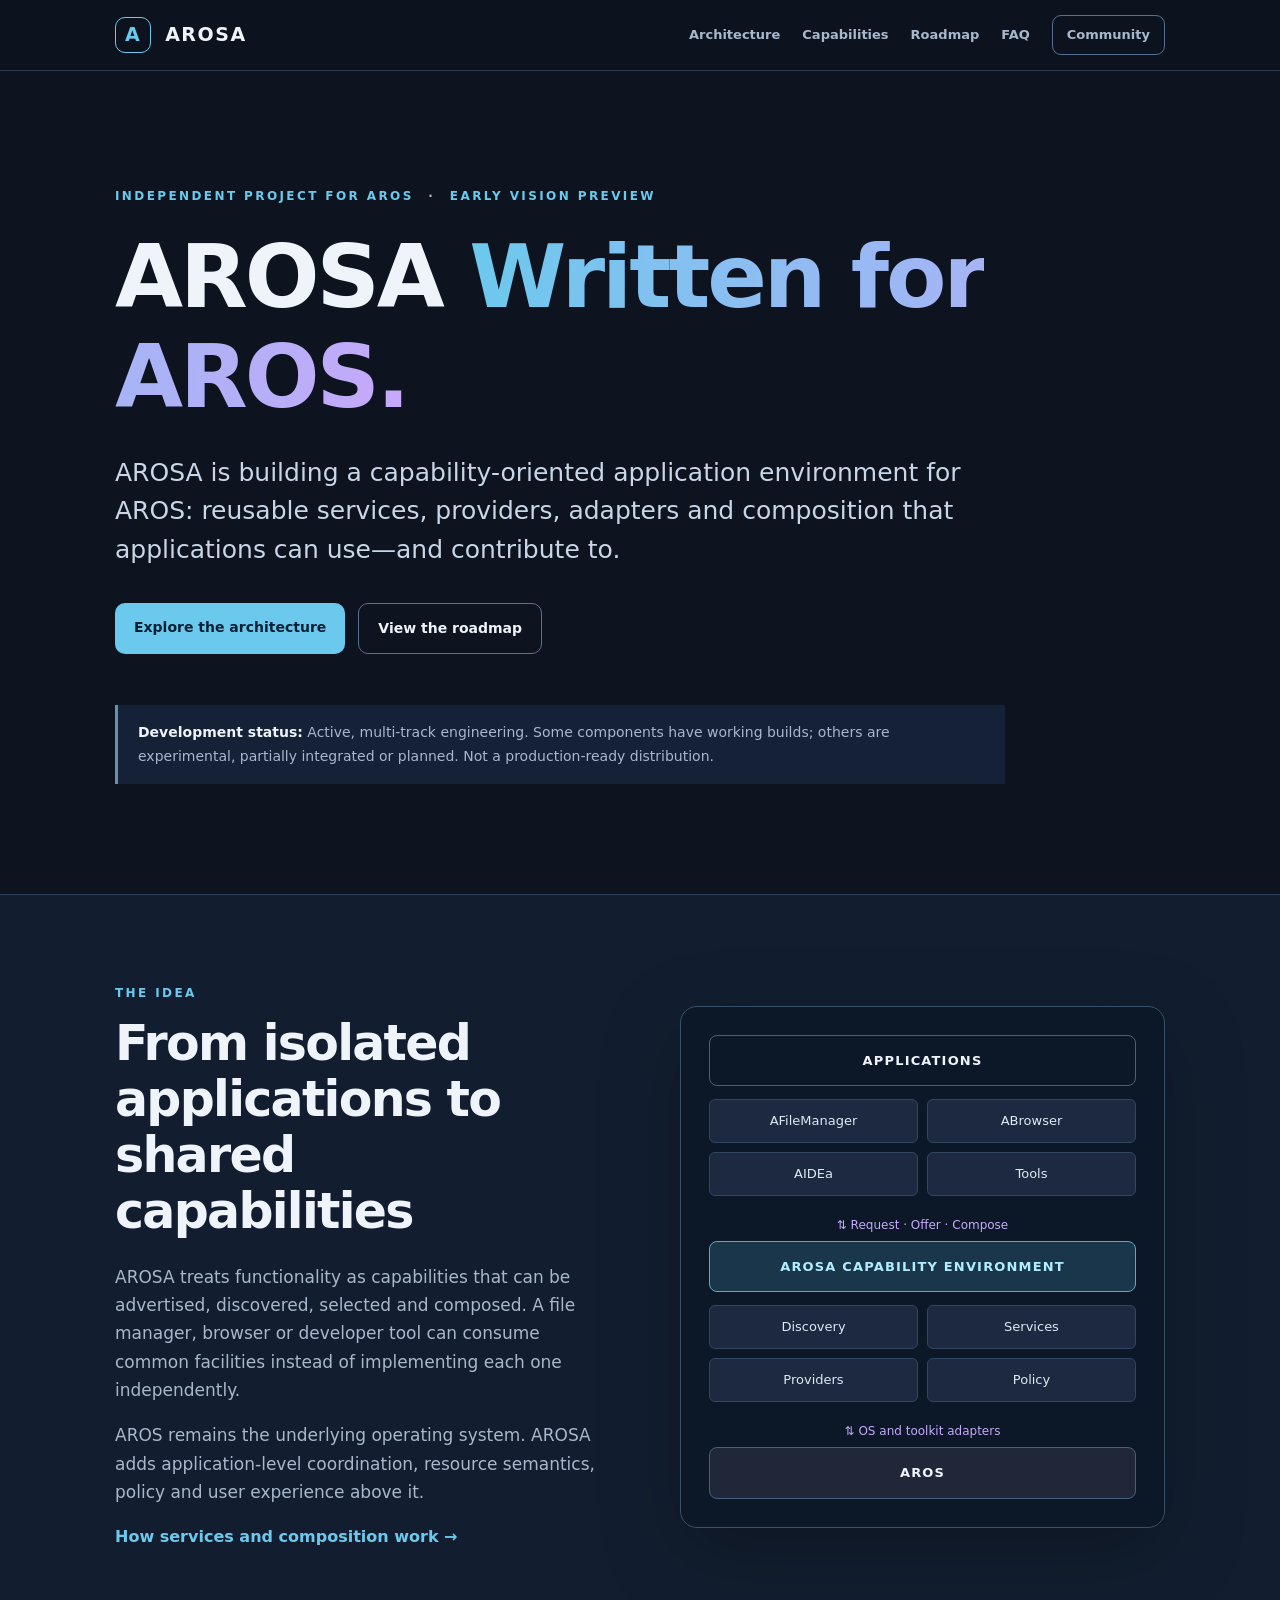
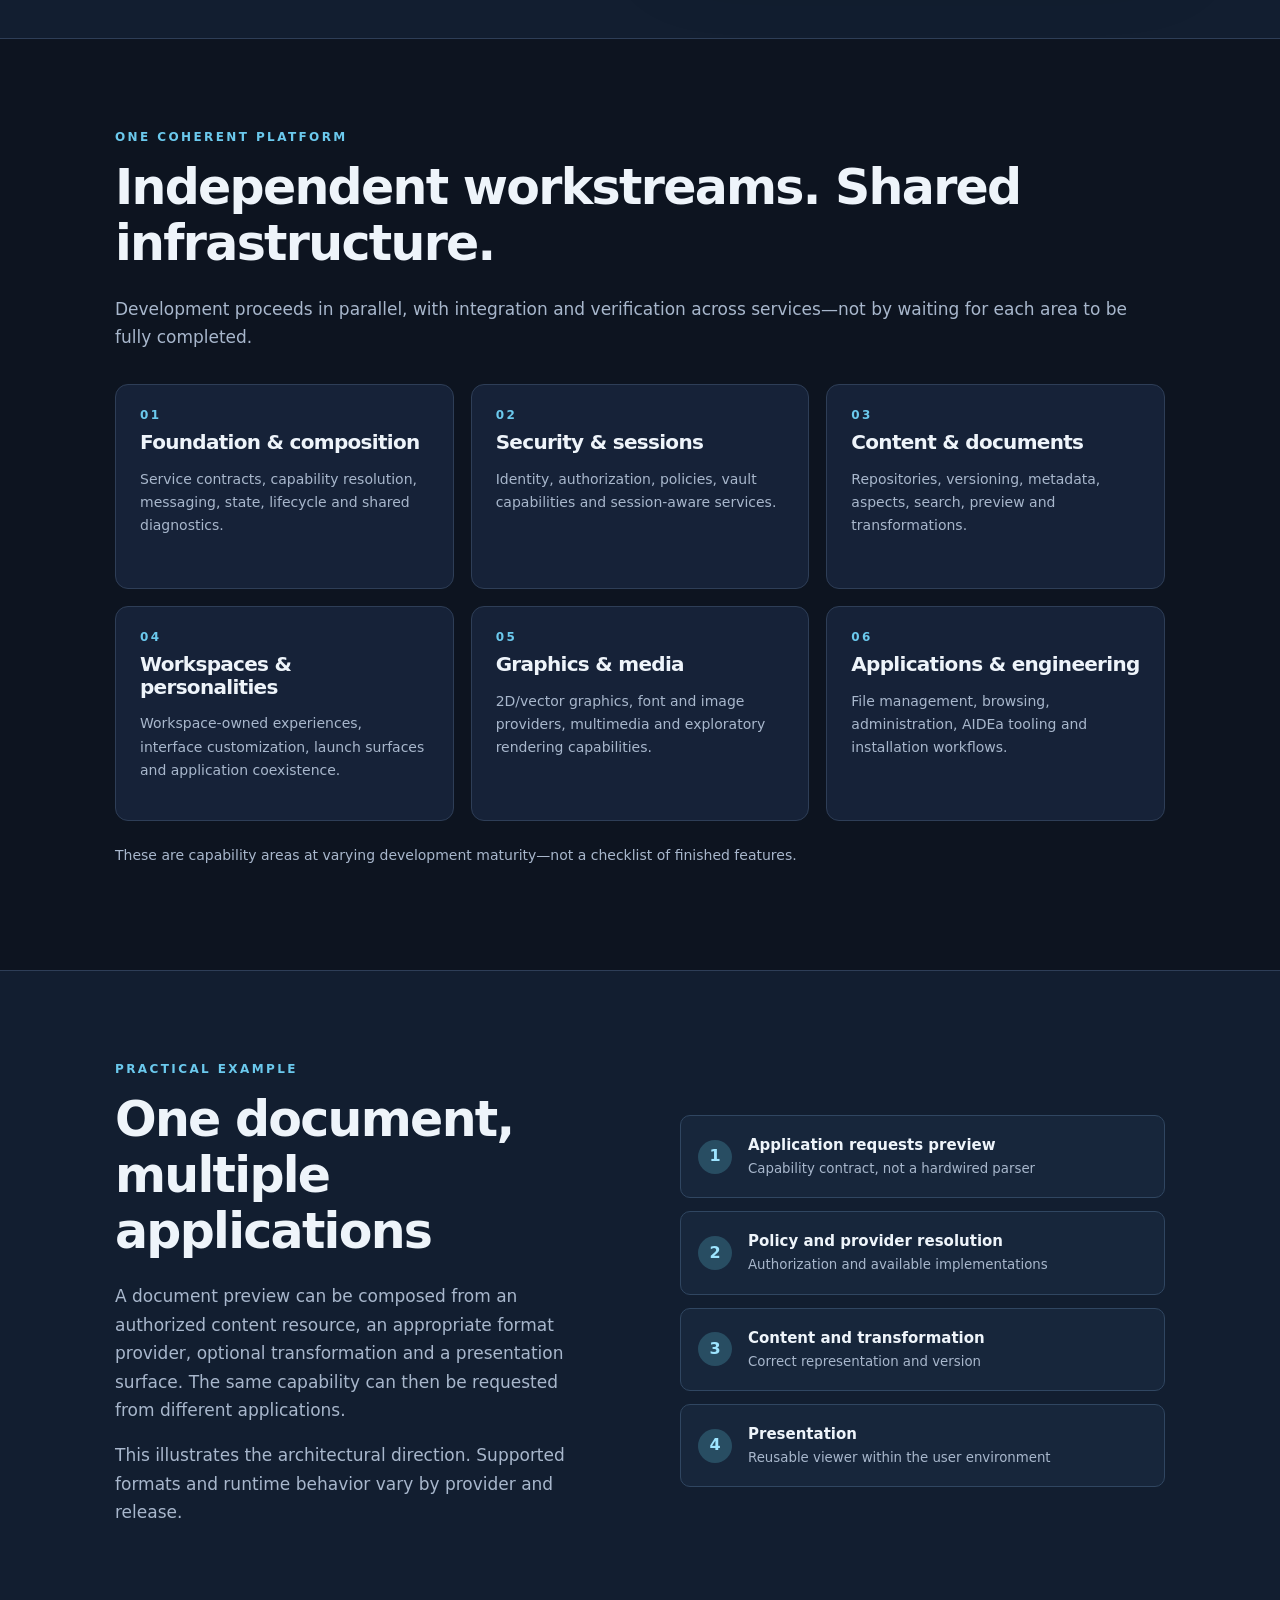
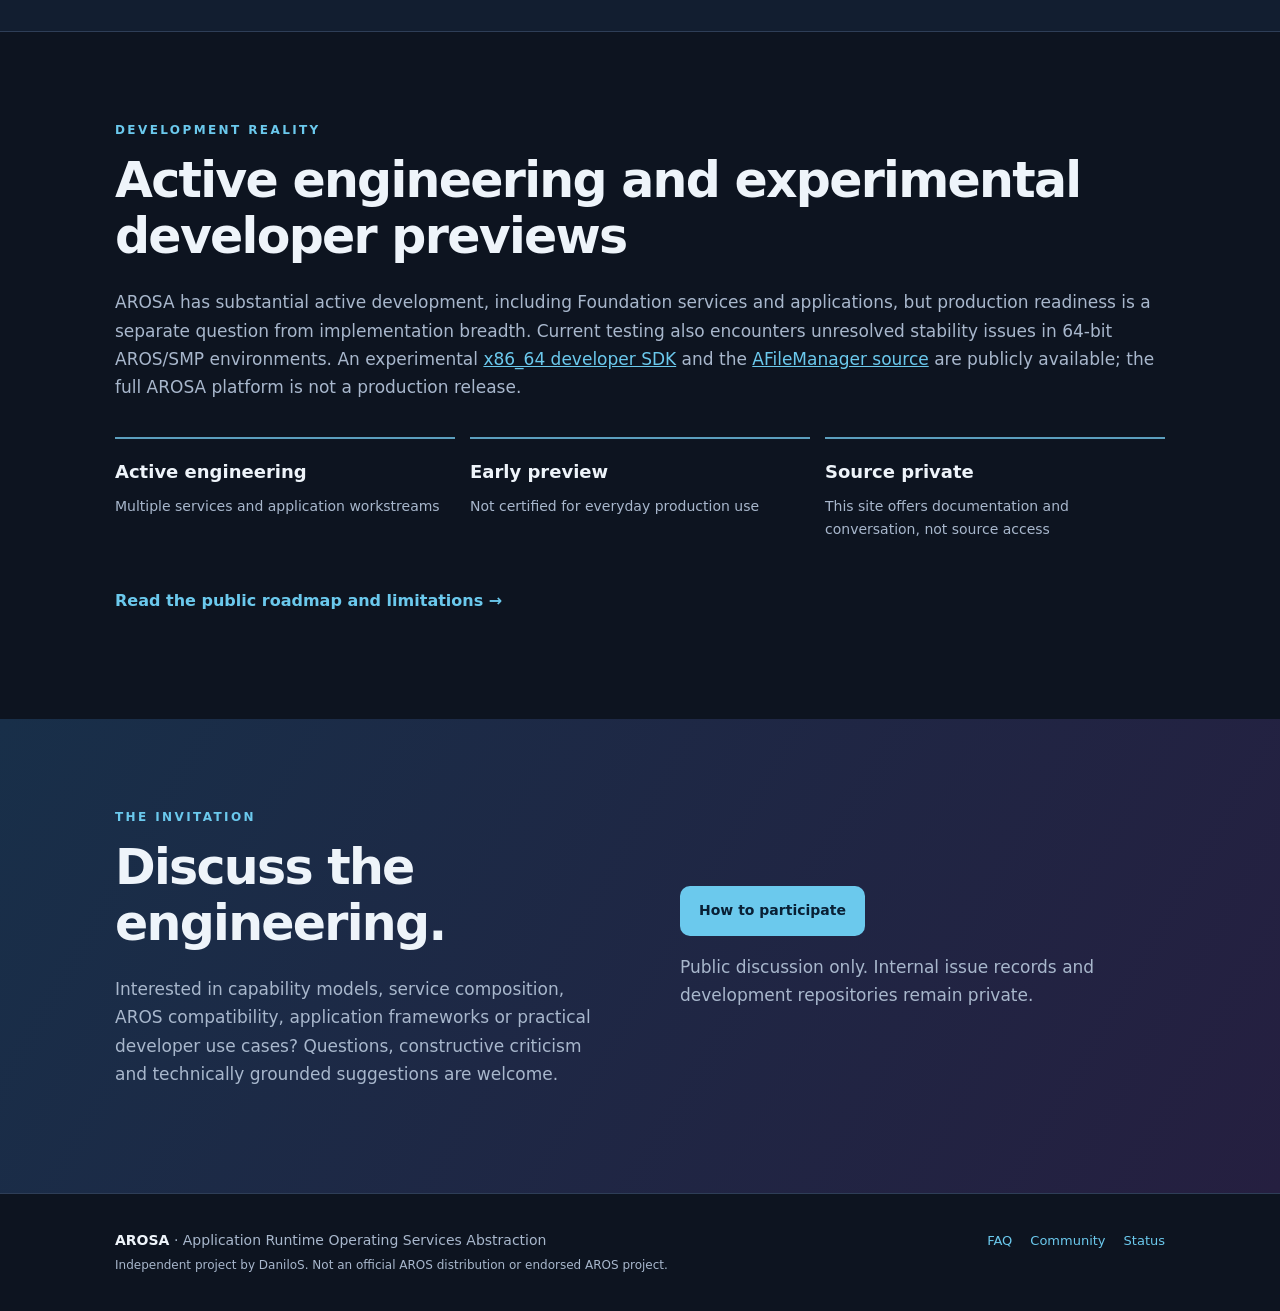
<file: docs/index.html>
<!DOCTYPE html>
<html lang="en">
<head>
<meta charset="utf-8"><meta name="viewport" content="width=device-width,initial-scale=1">
<meta name="description" content="AROSA is an independent capability-oriented application platform under development for AROS. Explore the vision, architecture, progress and public roadmap.">
<meta name="theme-color" content="#101827">
<title>AROSA — Written for AROS</title>
<link rel="stylesheet" href="style.css">
</head>
<body>
<a class="skip" href="#main">Skip to content</a>
<header class="nav"><div class="container nav-inner"><a class="wordmark" href="index.html" aria-label="AROSA home"><span class="mark">A</span> AROSA</a><nav aria-label="Main navigation"><a href="#architecture">Architecture</a><a href="#capabilities">Capabilities</a><a href="roadmap.html">Roadmap</a><a href="faq.html">FAQ</a><a class="nav-link" href="community.html">Community</a></nav></div></header>
<main id="main">
<section class="hero container"><div class="eyebrow">Independent project for AROS <span class="dot">·</span> Early vision preview</div><h1>AROSA <em>Written for AROS.</em></h1><p class="lead">AROSA is building a capability-oriented application environment for AROS: reusable services, providers, adapters and composition that applications can use—and contribute to.</p><div class="actions"><a class="button primary" href="architecture.html">Explore the architecture</a><a class="button secondary" href="roadmap.html">View the roadmap</a></div><div class="note"><strong>Development status:</strong> Active, multi-track engineering. Some components have working builds; others are experimental, partially integrated or planned. Not a production-ready distribution.</div></section>
<section class="section band" id="architecture"><div class="container split"><div><div class="eyebrow">The idea</div><h2>From isolated applications to shared capabilities</h2><p>AROSA treats functionality as capabilities that can be advertised, discovered, selected and composed. A file manager, browser or developer tool can consume common facilities instead of implementing each one independently.</p><p>AROS remains the underlying operating system. AROSA adds application-level coordination, resource semantics, policy and user experience above it.</p><a class="text-link" href="architecture.html">How services and composition work →</a></div><div class="diagram" role="img" aria-label="Applications consume and provide capabilities through AROSA services, providers and adapters on top of AROS"><div class="diagram-title">APPLICATIONS</div><div class="tiles"><span>AFileManager</span><span>ABrowser</span><span>AIDEa</span><span>Tools</span></div><div class="connection">⇅ Request · Offer · Compose</div><div class="diagram-title highlight">AROSA CAPABILITY ENVIRONMENT</div><div class="tiles"><span>Discovery</span><span>Services</span><span>Providers</span><span>Policy</span></div><div class="connection">⇅ OS and toolkit adapters</div><div class="diagram-title base">AROS</div></div></div></section>
<section class="section container" id="capabilities"><div class="eyebrow">One coherent platform</div><h2>Independent workstreams. Shared infrastructure.</h2><p class="intro">Development proceeds in parallel, with integration and verification across services—not by waiting for each area to be fully completed.</p><div class="cards"><article class="feature"><div class="feature-icon">01</div><h3>Foundation & composition</h3><p>Service contracts, capability resolution, messaging, state, lifecycle and shared diagnostics.</p></article><article class="feature"><div class="feature-icon">02</div><h3>Security & sessions</h3><p>Identity, authorization, policies, vault capabilities and session-aware services.</p></article><article class="feature"><div class="feature-icon">03</div><h3>Content & documents</h3><p>Repositories, versioning, metadata, aspects, search, preview and transformations.</p></article><article class="feature"><div class="feature-icon">04</div><h3>Workspaces & personalities</h3><p>Workspace-owned experiences, interface customization, launch surfaces and application coexistence.</p></article><article class="feature"><div class="feature-icon">05</div><h3>Graphics & media</h3><p>2D/vector graphics, font and image providers, multimedia and exploratory rendering capabilities.</p></article><article class="feature"><div class="feature-icon">06</div><h3>Applications & engineering</h3><p>File management, browsing, administration, AIDEa tooling and installation workflows.</p></article></div><p class="subtle">These are capability areas at varying development maturity—not a checklist of finished features.</p></section>
<section class="section band"><div class="container split"><div><div class="eyebrow">Practical example</div><h2>One document, multiple applications</h2><p>A document preview can be composed from an authorized content resource, an appropriate format provider, optional transformation and a presentation surface. The same capability can then be requested from different applications.</p><p>This illustrates the architectural direction. Supported formats and runtime behavior vary by provider and release.</p></div><div class="steps"><div><b>1</b><span><strong>Application requests preview</strong><small>Capability contract, not a hardwired parser</small></span></div><div><b>2</b><span><strong>Policy and provider resolution</strong><small>Authorization and available implementations</small></span></div><div><b>3</b><span><strong>Content and transformation</strong><small>Correct representation and version</small></span></div><div><b>4</b><span><strong>Presentation</strong><small>Reusable viewer within the user environment</small></span></div></div></div></section>
<section class="section container" id="status"><div class="eyebrow">Development reality</div><h2>Active engineering and experimental developer previews</h2><p class="intro">AROSA has substantial active development, including Foundation services and applications, but production readiness is a separate question from implementation breadth. Current testing also encounters unresolved stability issues in 64-bit AROS/SMP environments. An experimental <a href="https://github.com/danilos/AROSA-SDK">x86_64 developer SDK</a> and the <a href="https://github.com/danilos/AFileManager">AFileManager source</a> are publicly available; the full AROSA platform is not a production release.</p><div class="status-grid"><div><strong>Active engineering</strong><span>Multiple services and application workstreams</span></div><div><strong>Early preview</strong><span>Not certified for everyday production use</span></div><div><strong>Source private</strong><span>This site offers documentation and conversation, not source access</span></div></div><p><a class="text-link" href="roadmap.html">Read the public roadmap and limitations →</a></p></section>
<section class="section callout"><div class="container split"><div><div class="eyebrow">The invitation</div><h2>Discuss the engineering.</h2><p>Interested in capability models, service composition, AROS compatibility, application frameworks or practical developer use cases? Questions, constructive criticism and technically grounded suggestions are welcome.</p></div><div><a class="button primary" href="community.html">How to participate</a><p class="mini">Public discussion only. Internal issue records and development repositories remain private.</p></div></div></section>
</main><footer><div class="container footer-inner"><div><strong>AROSA</strong> · Application Runtime Operating Services Abstraction<br><small>Independent project by DaniloS. Not an official AROS distribution or endorsed AROS project.</small></div><div><a href="faq.html">FAQ</a><a href="community.html">Community</a><a href="roadmap.html">Status</a></div></div></footer>
</body></html>
</file>
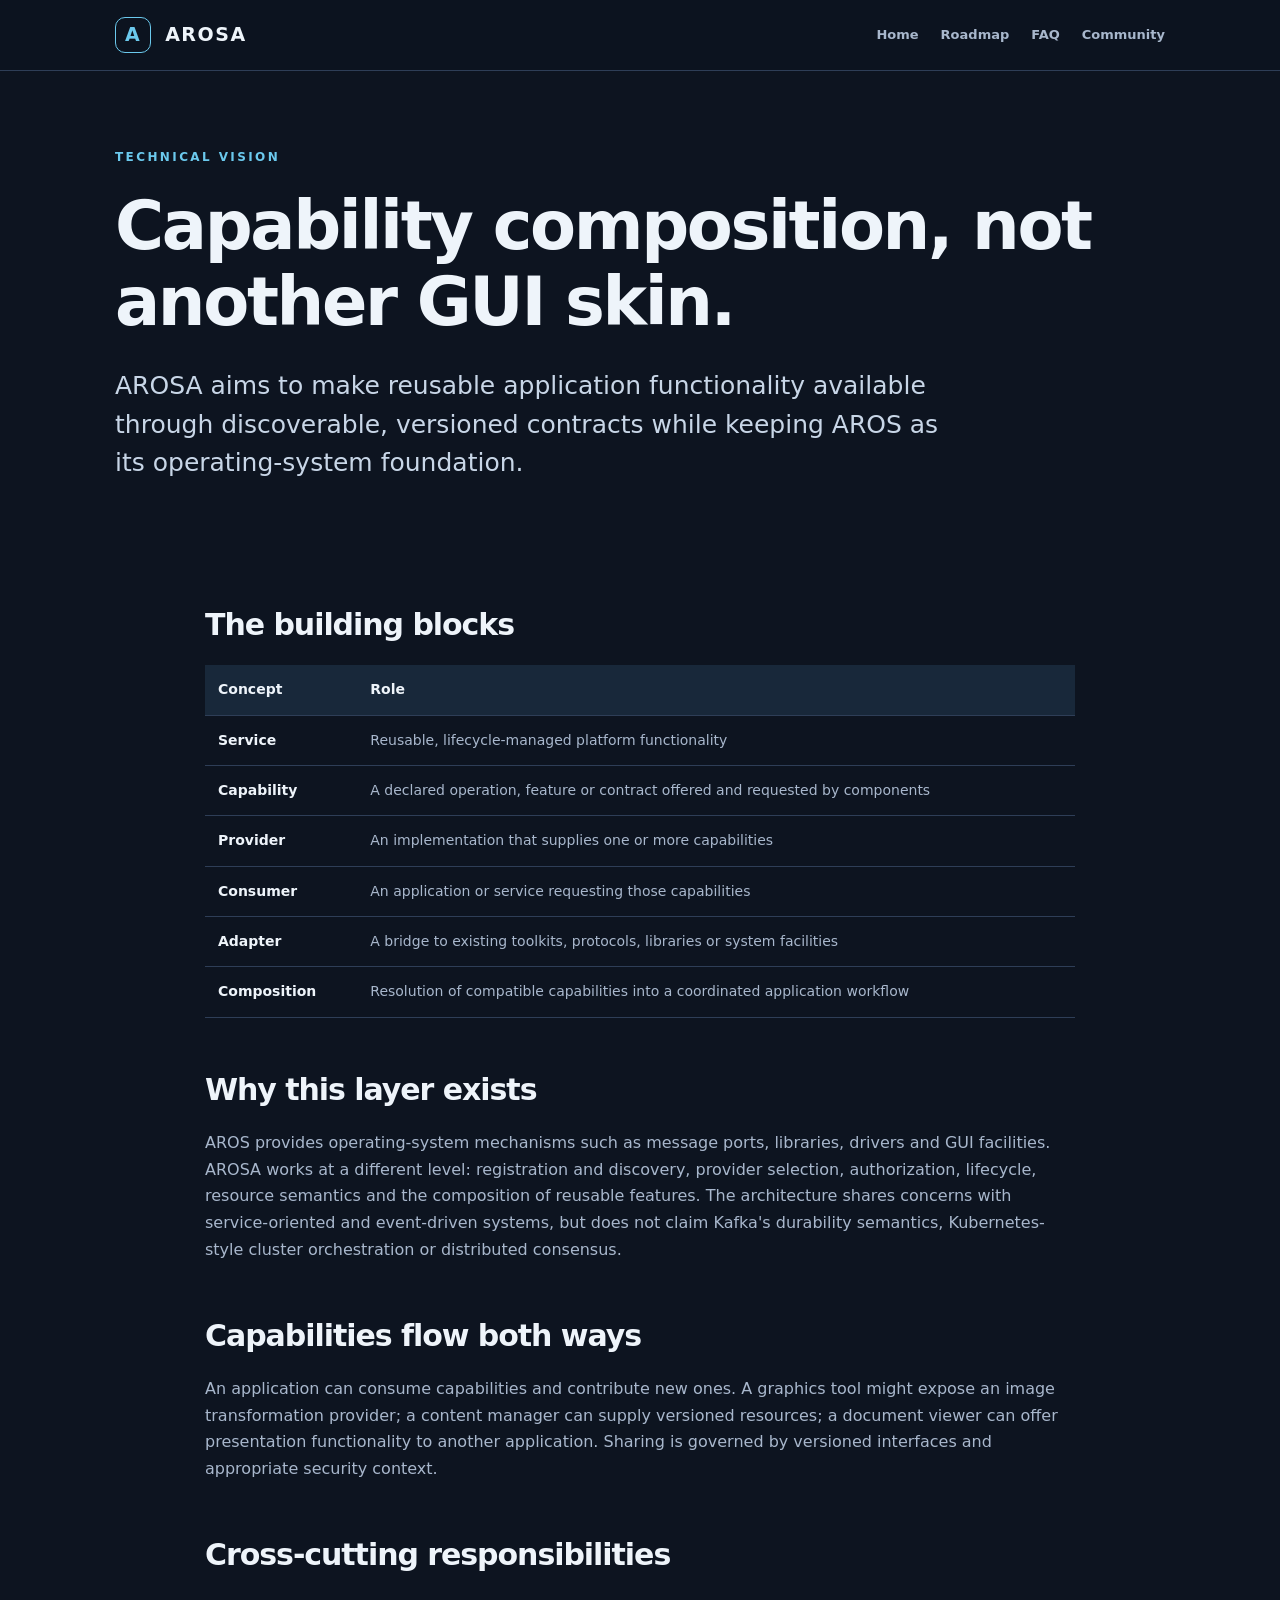
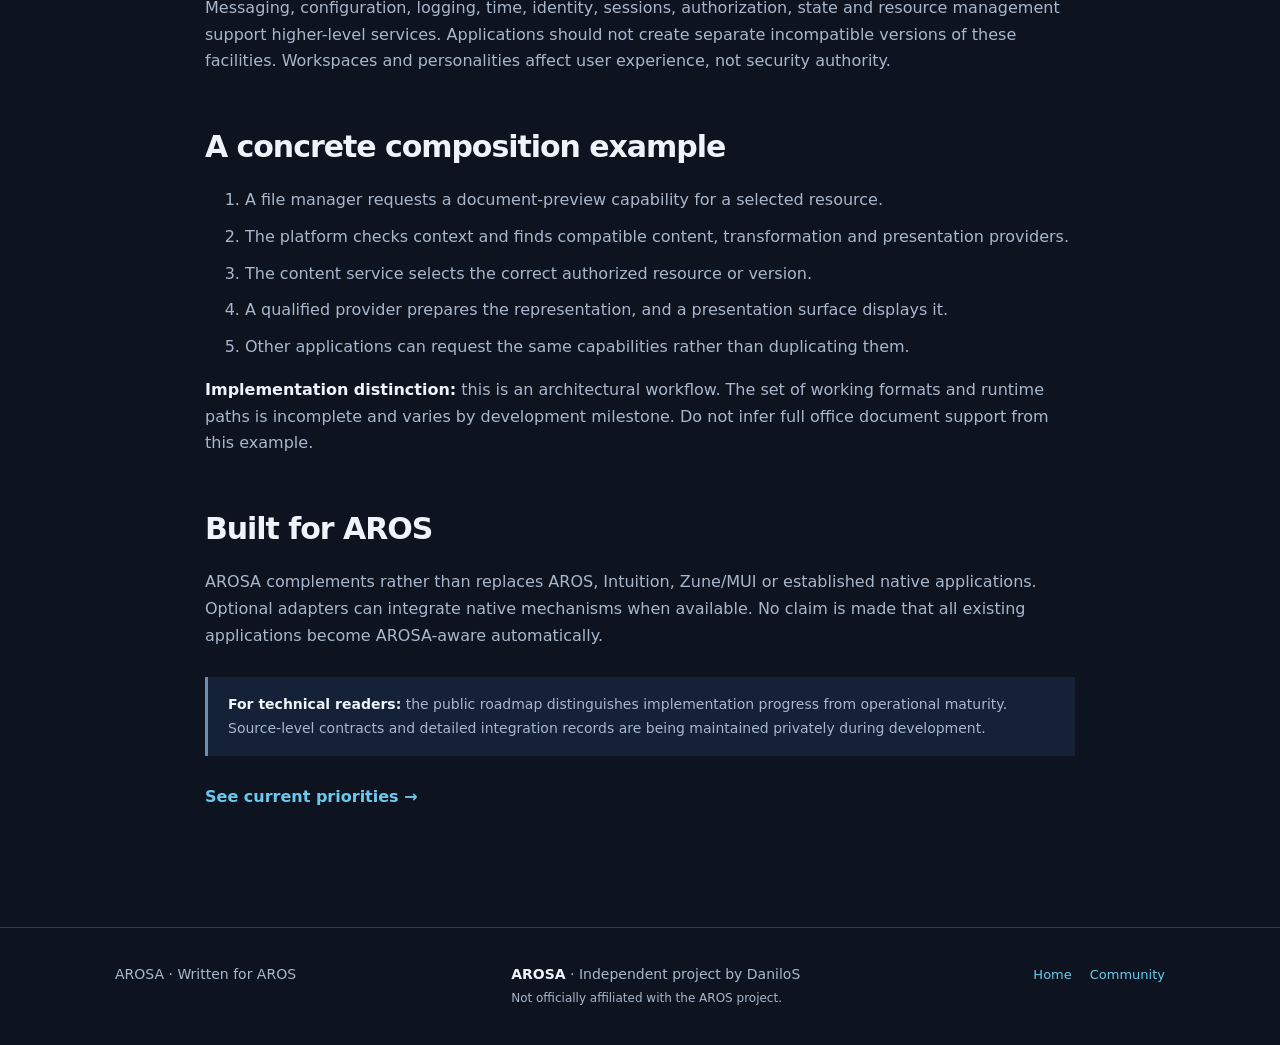
<file: docs/architecture.html>
<!DOCTYPE html><html lang="en"><head><meta charset="utf-8"><meta name="viewport" content="width=device-width,initial-scale=1"><meta name="description" content="Explore the AROSA service, provider, adapter and capability composition architecture."><title>Architecture · AROSA</title><link rel="stylesheet" href="style.css"></head><body><a class="skip" href="#main">Skip to content</a><header class="nav"><div class="container nav-inner"><a class="wordmark" href="index.html"><span class="mark">A</span> AROSA</a><nav aria-label="Main navigation"><a href="index.html">Home</a><a href="roadmap.html">Roadmap</a><a href="faq.html">FAQ</a><a href="community.html">Community</a></nav></div></header><main id="main"><section class="container page-hero"><div class="eyebrow">Technical vision</div><h1>Capability composition, not another GUI skin.</h1><p class="lead">AROSA aims to make reusable application functionality available through discoverable, versioned contracts while keeping AROS as its operating-system foundation.</p></section><article class="container page-content"><h2>The building blocks</h2><div class="table-wrap"><table><tr><th>Concept</th><th>Role</th></tr><tr><td><strong>Service</strong></td><td>Reusable, lifecycle-managed platform functionality</td></tr><tr><td><strong>Capability</strong></td><td>A declared operation, feature or contract offered and requested by components</td></tr><tr><td><strong>Provider</strong></td><td>An implementation that supplies one or more capabilities</td></tr><tr><td><strong>Consumer</strong></td><td>An application or service requesting those capabilities</td></tr><tr><td><strong>Adapter</strong></td><td>A bridge to existing toolkits, protocols, libraries or system facilities</td></tr><tr><td><strong>Composition</strong></td><td>Resolution of compatible capabilities into a coordinated application workflow</td></tr></table></div><h2>Why this layer exists</h2><p>AROS provides operating-system mechanisms such as message ports, libraries, drivers and GUI facilities. AROSA works at a different level: registration and discovery, provider selection, authorization, lifecycle, resource semantics and the composition of reusable features. The architecture shares concerns with service-oriented and event-driven systems, but does not claim Kafka's durability semantics, Kubernetes-style cluster orchestration or distributed consensus.</p><h2>Capabilities flow both ways</h2><p>An application can consume capabilities and contribute new ones. A graphics tool might expose an image transformation provider; a content manager can supply versioned resources; a document viewer can offer presentation functionality to another application. Sharing is governed by versioned interfaces and appropriate security context.</p><h2>Cross-cutting responsibilities</h2><p>Messaging, configuration, logging, time, identity, sessions, authorization, state and resource management support higher-level services. Applications should not create separate incompatible versions of these facilities. Workspaces and personalities affect user experience, not security authority.</p><h2>A concrete composition example</h2><ol><li>A file manager requests a document-preview capability for a selected resource.</li><li>The platform checks context and finds compatible content, transformation and presentation providers.</li><li>The content service selects the correct authorized resource or version.</li><li>A qualified provider prepares the representation, and a presentation surface displays it.</li><li>Other applications can request the same capabilities rather than duplicating them.</li></ol><p><strong>Implementation distinction:</strong> this is an architectural workflow. The set of working formats and runtime paths is incomplete and varies by development milestone. Do not infer full office document support from this example.</p><h2>Built for AROS</h2><p>AROSA complements rather than replaces AROS, Intuition, Zune/MUI or established native applications. Optional adapters can integrate native mechanisms when available. No claim is made that all existing applications become AROSA-aware automatically.</p><div class="note"><strong>For technical readers:</strong> the public roadmap distinguishes implementation progress from operational maturity. Source-level contracts and detailed integration records are being maintained privately during development.</div><p><a class="text-link" href="roadmap.html">See current priorities →</a></p></article></main><footer><div class="container footer-inner"><div class="brand-line">AROSA · Written for AROS</div><div><strong>AROSA</strong> · Independent project by DaniloS<br><small>Not officially affiliated with the AROS project.</small></div><div><a href="index.html">Home</a><a href="community.html">Community</a></div></div></footer></body></html>
</file>
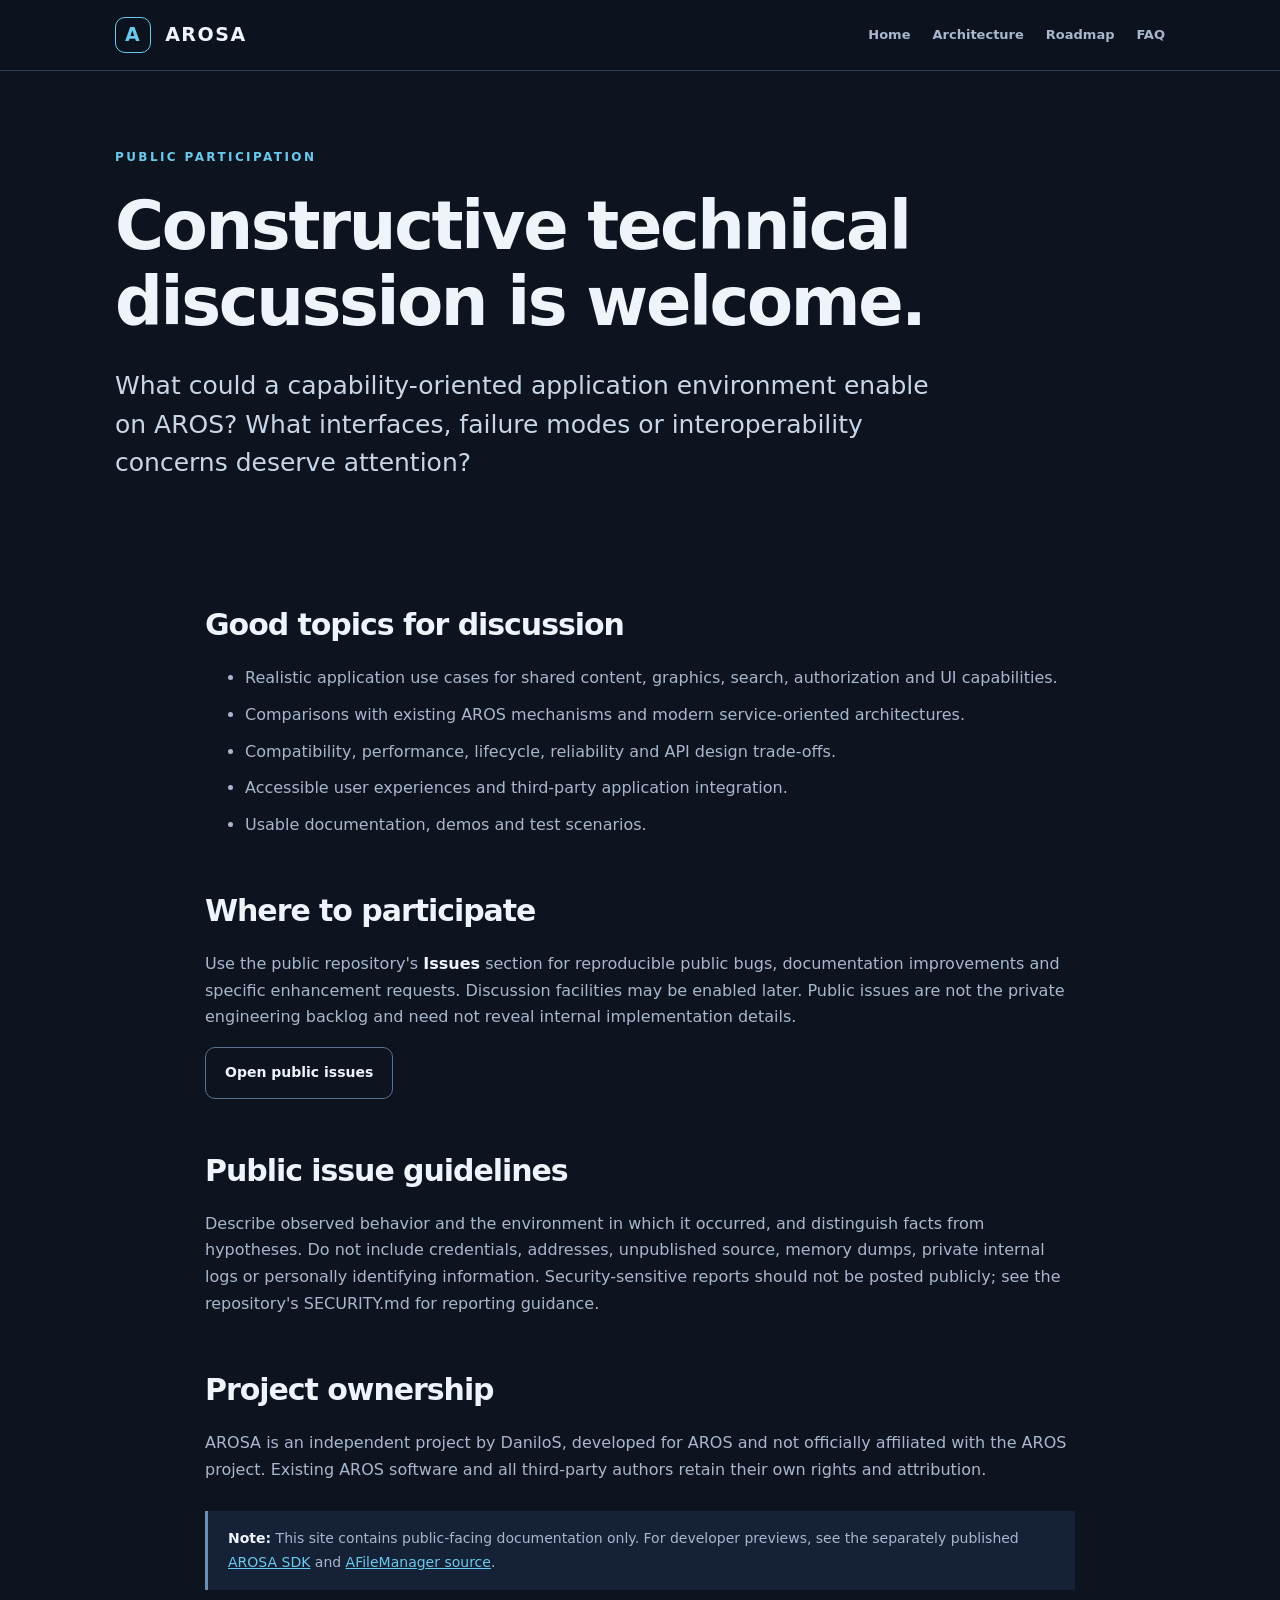
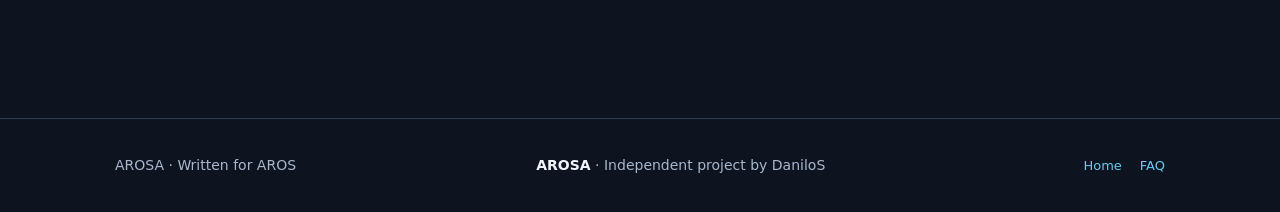
<file: docs/community.html>
<!DOCTYPE html><html lang="en"><head><meta charset="utf-8"><meta name="viewport" content="width=device-width,initial-scale=1"><meta name="description" content="Discuss AROSA architecture and suggest improvements without requiring repository source access."><title>Community · AROSA</title><link rel="stylesheet" href="style.css"></head><body><a class="skip" href="#main">Skip to content</a><header class="nav"><div class="container nav-inner"><a class="wordmark" href="index.html"><span class="mark">A</span> AROSA</a><nav aria-label="Main navigation"><a href="index.html">Home</a><a href="architecture.html">Architecture</a><a href="roadmap.html">Roadmap</a><a href="faq.html">FAQ</a></nav></div></header><main id="main"><section class="container page-hero"><div class="eyebrow">Public participation</div><h1>Constructive technical discussion is welcome.</h1><p class="lead">What could a capability-oriented application environment enable on AROS? What interfaces, failure modes or interoperability concerns deserve attention?</p></section><article class="container page-content"><h2>Good topics for discussion</h2><ul><li>Realistic application use cases for shared content, graphics, search, authorization and UI capabilities.</li><li>Comparisons with existing AROS mechanisms and modern service-oriented architectures.</li><li>Compatibility, performance, lifecycle, reliability and API design trade-offs.</li><li>Accessible user experiences and third-party application integration.</li><li>Usable documentation, demos and test scenarios.</li></ul><h2>Where to participate</h2><p>Use the public repository's <strong>Issues</strong> section for reproducible public bugs, documentation improvements and specific enhancement requests. Discussion facilities may be enabled later. Public issues are not the private engineering backlog and need not reveal internal implementation details.</p><p><a class="button secondary" href="https://github.com/danilos/AROSA-Project/issues">Open public issues</a></p><h2>Public issue guidelines</h2><p>Describe observed behavior and the environment in which it occurred, and distinguish facts from hypotheses. Do not include credentials, addresses, unpublished source, memory dumps, private internal logs or personally identifying information. Security-sensitive reports should not be posted publicly; see the repository's SECURITY.md for reporting guidance.</p><h2>Project ownership</h2><p>AROSA is an independent project by DaniloS, developed for AROS and not officially affiliated with the AROS project. Existing AROS software and all third-party authors retain their own rights and attribution.</p><div class="note"><strong>Note:</strong> This site contains public-facing documentation only. For developer previews, see the separately published <a href="https://github.com/danilos/AROSA-SDK">AROSA SDK</a> and <a href="https://github.com/danilos/AFileManager">AFileManager source</a>.</div></article></main><footer><div class="container footer-inner"><div class="brand-line">AROSA · Written for AROS</div><div><strong>AROSA</strong> · Independent project by DaniloS</div><div><a href="index.html">Home</a><a href="faq.html">FAQ</a></div></div></footer></body></html>
</file>
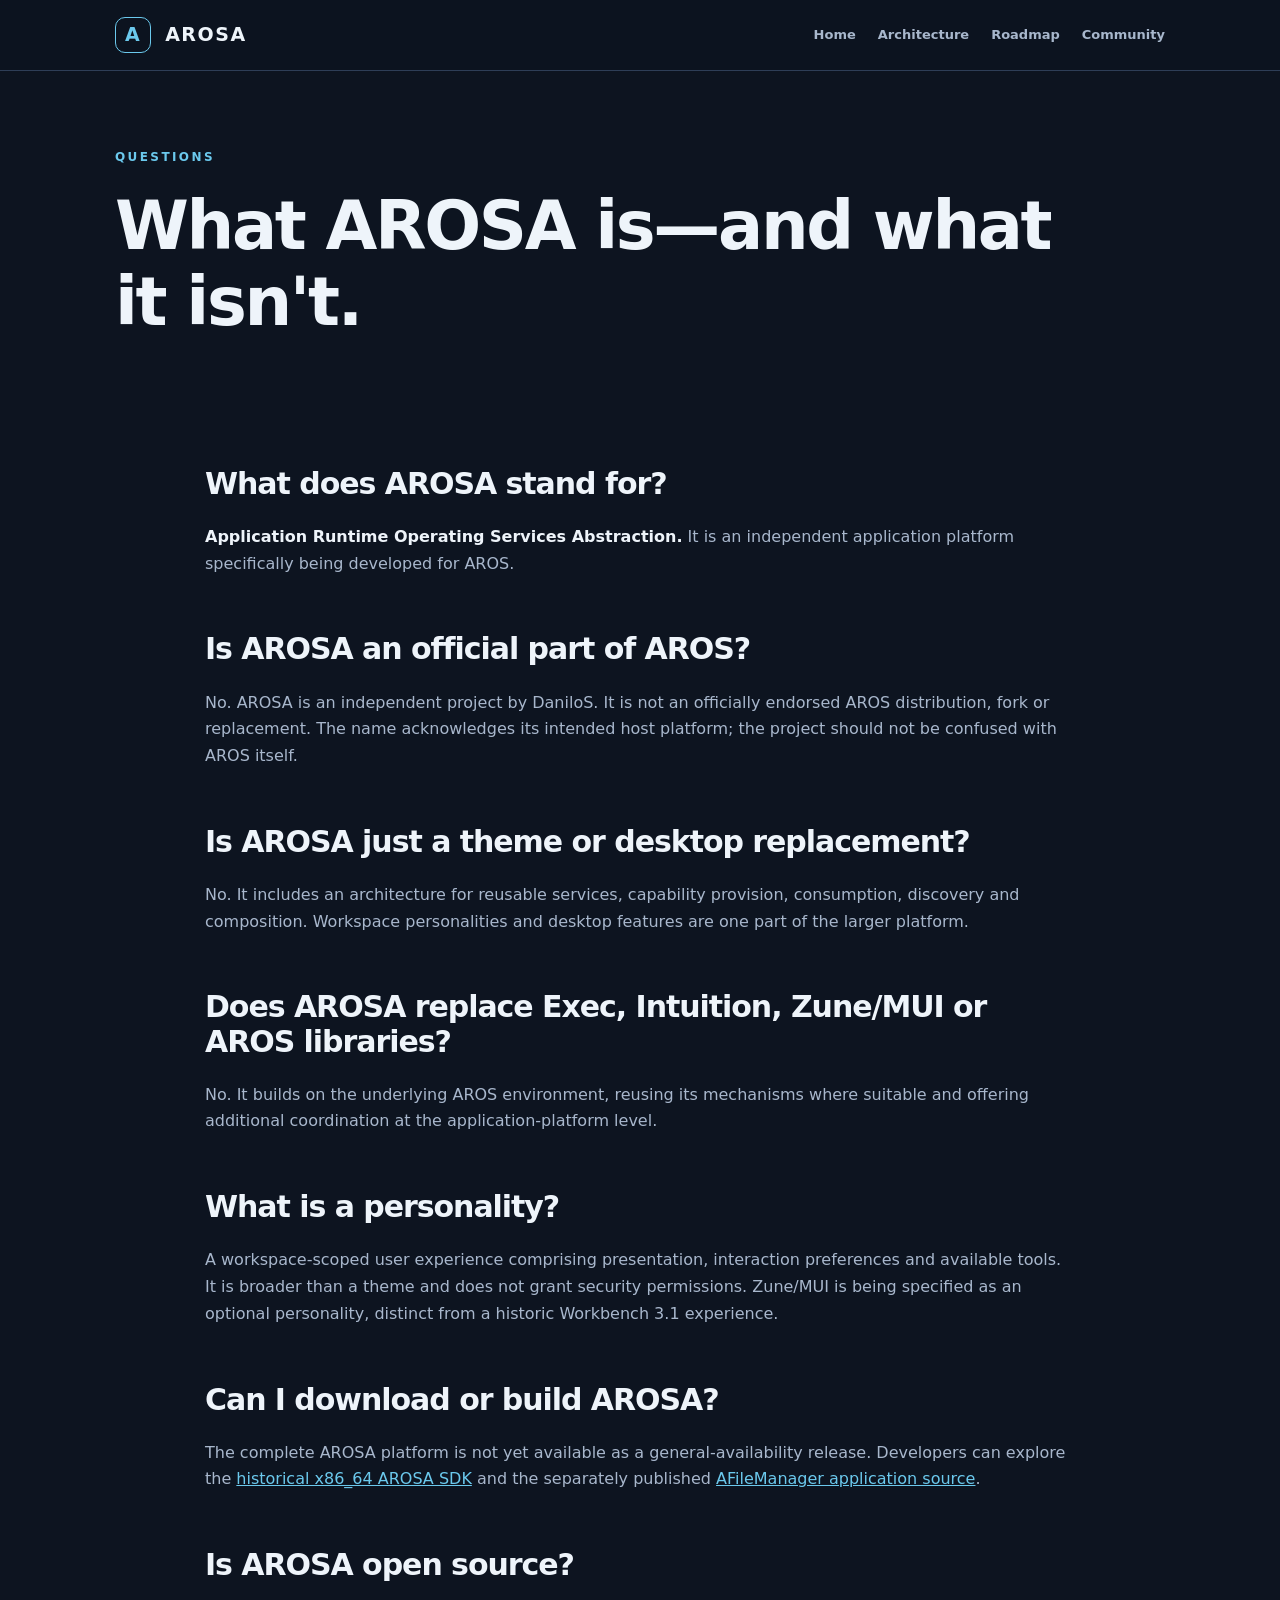
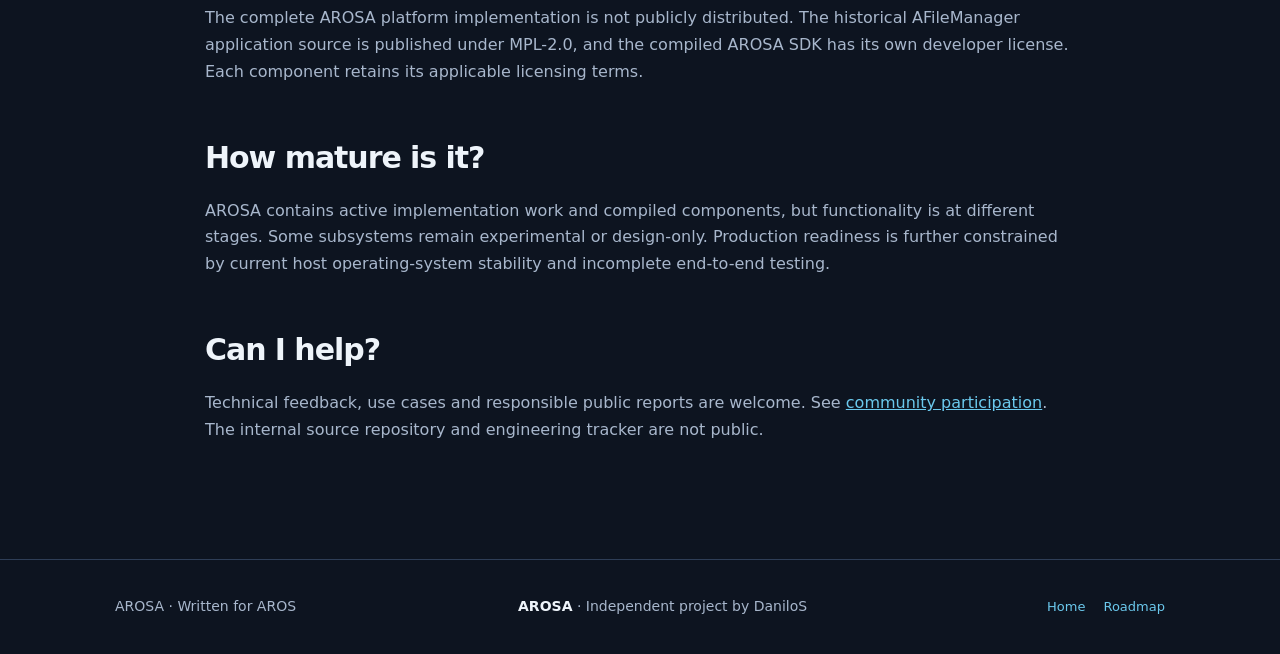
<file: docs/faq.html>
<!DOCTYPE html><html lang="en"><head><meta charset="utf-8"><meta name="viewport" content="width=device-width,initial-scale=1"><meta name="description" content="Frequently asked questions about AROSA and its relationship to AROS."><title>FAQ · AROSA</title><link rel="stylesheet" href="style.css"></head><body><a class="skip" href="#main">Skip to content</a><header class="nav"><div class="container nav-inner"><a class="wordmark" href="index.html"><span class="mark">A</span> AROSA</a><nav aria-label="Main navigation"><a href="index.html">Home</a><a href="architecture.html">Architecture</a><a href="roadmap.html">Roadmap</a><a href="community.html">Community</a></nav></div></header><main id="main"><section class="container page-hero"><div class="eyebrow">Questions</div><h1>What AROSA is—and what it isn't.</h1></section><article class="container page-content"><h2>What does AROSA stand for?</h2><p><strong>Application Runtime Operating Services Abstraction.</strong> It is an independent application platform specifically being developed for AROS.</p><h2>Is AROSA an official part of AROS?</h2><p>No. AROSA is an independent project by DaniloS. It is not an officially endorsed AROS distribution, fork or replacement. The name acknowledges its intended host platform; the project should not be confused with AROS itself.</p><h2>Is AROSA just a theme or desktop replacement?</h2><p>No. It includes an architecture for reusable services, capability provision, consumption, discovery and composition. Workspace personalities and desktop features are one part of the larger platform.</p><h2>Does AROSA replace Exec, Intuition, Zune/MUI or AROS libraries?</h2><p>No. It builds on the underlying AROS environment, reusing its mechanisms where suitable and offering additional coordination at the application-platform level.</p><h2>What is a personality?</h2><p>A workspace-scoped user experience comprising presentation, interaction preferences and available tools. It is broader than a theme and does not grant security permissions. Zune/MUI is being specified as an optional personality, distinct from a historic Workbench 3.1 experience.</p><h2>Can I download or build AROSA?</h2><p>The complete AROSA platform is not yet available as a general-availability release. Developers can explore the <a href="https://github.com/danilos/AROSA-SDK">historical x86_64 AROSA SDK</a> and the separately published <a href="https://github.com/danilos/AFileManager">AFileManager application source</a>.</p><h2>Is AROSA open source?</h2><p>The complete AROSA platform implementation is not publicly distributed. The historical AFileManager application source is published under MPL-2.0, and the compiled AROSA SDK has its own developer license. Each component retains its applicable licensing terms.</p><h2>How mature is it?</h2><p>AROSA contains active implementation work and compiled components, but functionality is at different stages. Some subsystems remain experimental or design-only. Production readiness is further constrained by current host operating-system stability and incomplete end-to-end testing.</p><h2>Can I help?</h2><p>Technical feedback, use cases and responsible public reports are welcome. See <a href="community.html">community participation</a>. The internal source repository and engineering tracker are not public.</p></article></main><footer><div class="container footer-inner"><div class="brand-line">AROSA · Written for AROS</div><div><strong>AROSA</strong> · Independent project by DaniloS</div><div><a href="index.html">Home</a><a href="roadmap.html">Roadmap</a></div></div></footer></body></html>
</file>
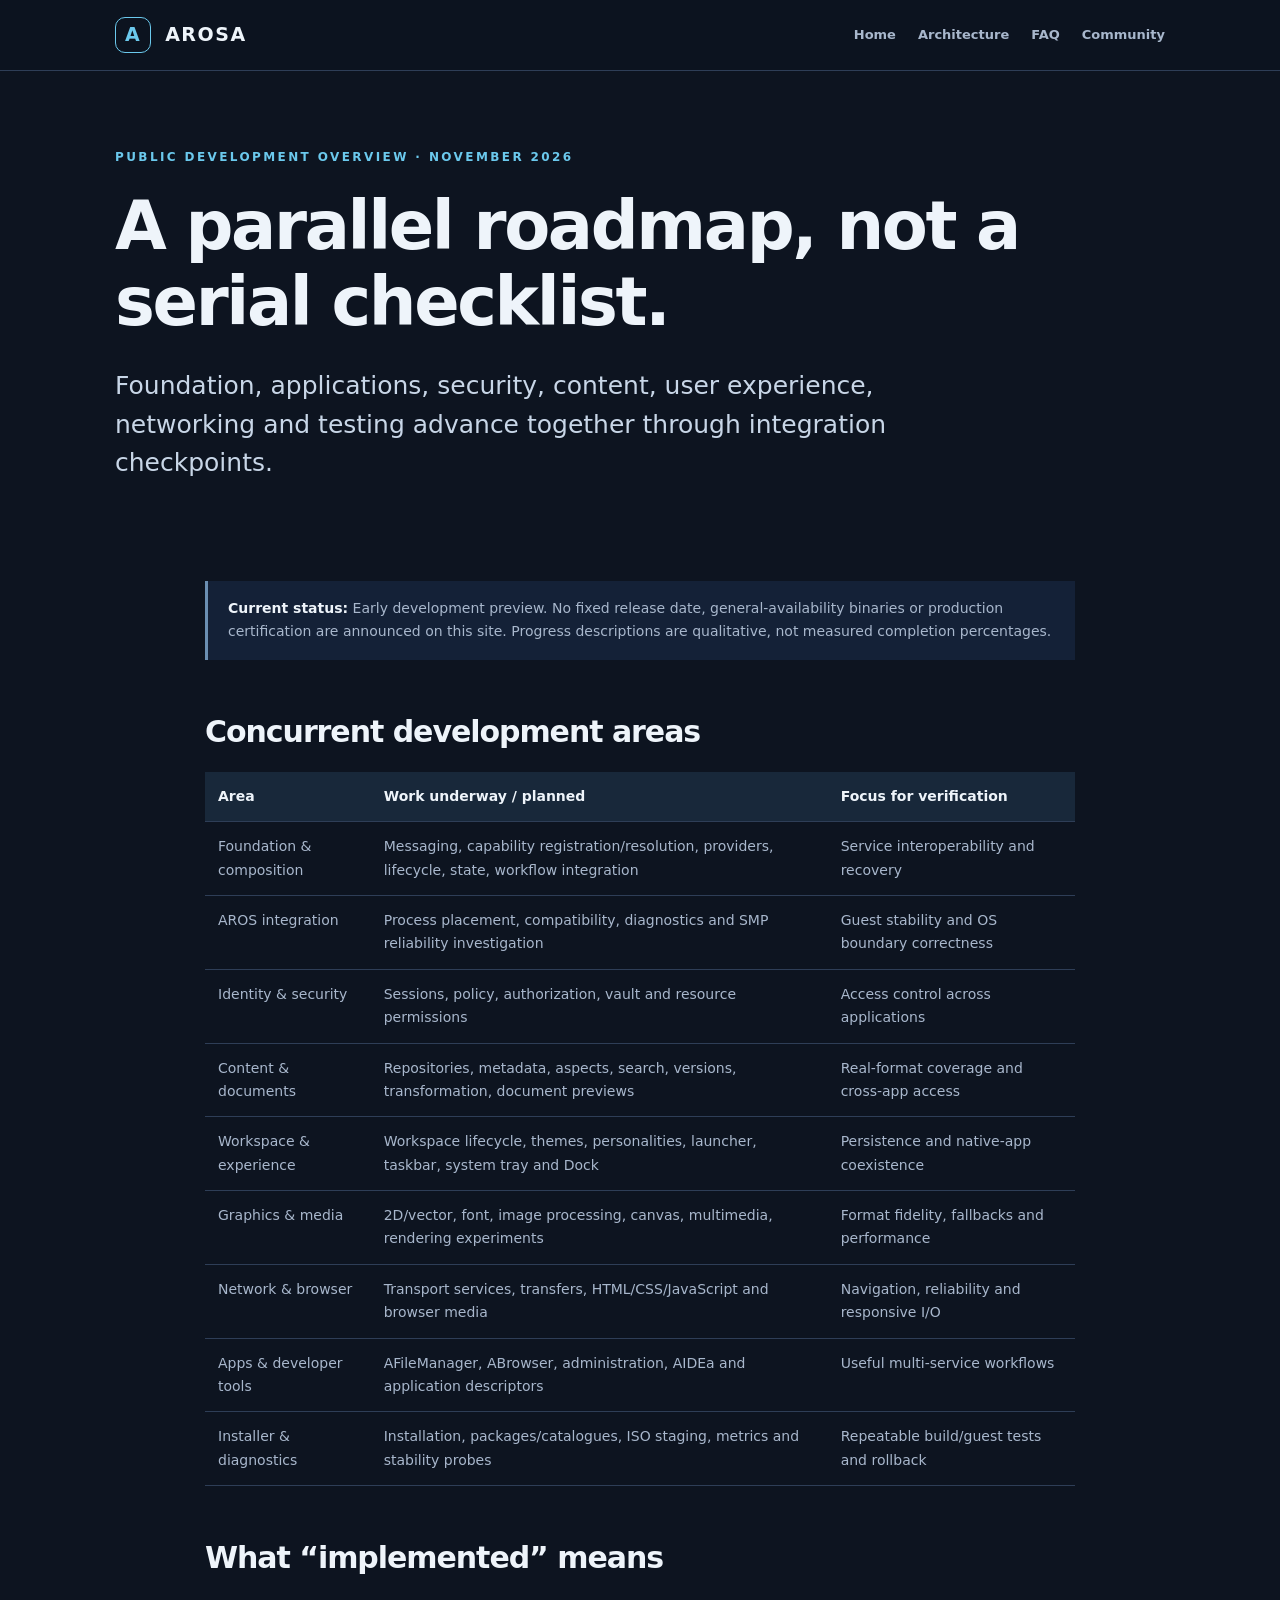
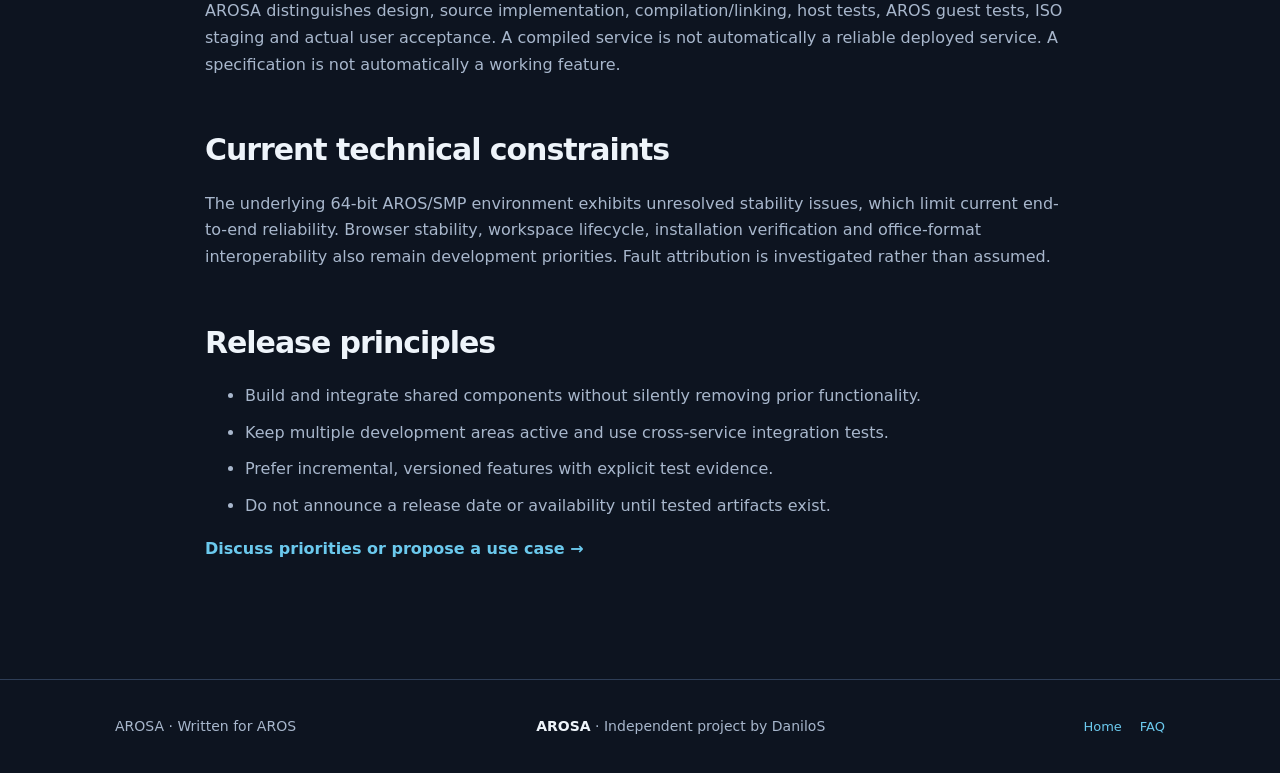
<file: docs/roadmap.html>
<!DOCTYPE html><html lang="en"><head><meta charset="utf-8"><meta name="viewport" content="width=device-width,initial-scale=1"><meta name="description" content="AROSA parallel development roadmap, evidence stages and current limitations."><title>Roadmap · AROSA</title><link rel="stylesheet" href="style.css"></head><body><a class="skip" href="#main">Skip to content</a><header class="nav"><div class="container nav-inner"><a class="wordmark" href="index.html"><span class="mark">A</span> AROSA</a><nav aria-label="Main navigation"><a href="index.html">Home</a><a href="architecture.html">Architecture</a><a href="faq.html">FAQ</a><a href="community.html">Community</a></nav></div></header><main id="main"><section class="container page-hero"><div class="eyebrow">Public development overview · November 2026</div><h1>A parallel roadmap, not a serial checklist.</h1><p class="lead">Foundation, applications, security, content, user experience, networking and testing advance together through integration checkpoints.</p></section><article class="container page-content"><div class="note"><strong>Current status:</strong> Early development preview. No fixed release date, general-availability binaries or production certification are announced on this site. Progress descriptions are qualitative, not measured completion percentages.</div><h2>Concurrent development areas</h2><div class="table-wrap"><table><tr><th>Area</th><th>Work underway / planned</th><th>Focus for verification</th></tr><tr><td>Foundation & composition</td><td>Messaging, capability registration/resolution, providers, lifecycle, state, workflow integration</td><td>Service interoperability and recovery</td></tr><tr><td>AROS integration</td><td>Process placement, compatibility, diagnostics and SMP reliability investigation</td><td>Guest stability and OS boundary correctness</td></tr><tr><td>Identity & security</td><td>Sessions, policy, authorization, vault and resource permissions</td><td>Access control across applications</td></tr><tr><td>Content & documents</td><td>Repositories, metadata, aspects, search, versions, transformation, document previews</td><td>Real-format coverage and cross-app access</td></tr><tr><td>Workspace & experience</td><td>Workspace lifecycle, themes, personalities, launcher, taskbar, system tray and Dock</td><td>Persistence and native-app coexistence</td></tr><tr><td>Graphics & media</td><td>2D/vector, font, image processing, canvas, multimedia, rendering experiments</td><td>Format fidelity, fallbacks and performance</td></tr><tr><td>Network & browser</td><td>Transport services, transfers, HTML/CSS/JavaScript and browser media</td><td>Navigation, reliability and responsive I/O</td></tr><tr><td>Apps & developer tools</td><td>AFileManager, ABrowser, administration, AIDEa and application descriptors</td><td>Useful multi-service workflows</td></tr><tr><td>Installer & diagnostics</td><td>Installation, packages/catalogues, ISO staging, metrics and stability probes</td><td>Repeatable build/guest tests and rollback</td></tr></table></div><h2>What “implemented” means</h2><p>AROSA distinguishes design, source implementation, compilation/linking, host tests, AROS guest tests, ISO staging and actual user acceptance. A compiled service is not automatically a reliable deployed service. A specification is not automatically a working feature.</p><h2>Current technical constraints</h2><p>The underlying 64-bit AROS/SMP environment exhibits unresolved stability issues, which limit current end-to-end reliability. Browser stability, workspace lifecycle, installation verification and office-format interoperability also remain development priorities. Fault attribution is investigated rather than assumed.</p><h2>Release principles</h2><ul><li>Build and integrate shared components without silently removing prior functionality.</li><li>Keep multiple development areas active and use cross-service integration tests.</li><li>Prefer incremental, versioned features with explicit test evidence.</li><li>Do not announce a release date or availability until tested artifacts exist.</li></ul><p><a class="text-link" href="community.html">Discuss priorities or propose a use case →</a></p></article></main><footer><div class="container footer-inner"><div class="brand-line">AROSA · Written for AROS</div><div><strong>AROSA</strong> · Independent project by DaniloS</div><div><a href="index.html">Home</a><a href="faq.html">FAQ</a></div></div></footer></body></html>
</file>
<file: docs/style.css>
:root{color-scheme:dark;--bg:#0d1420;--fg:#eef4fa;--muted:#a8b7cc;--line:#2e3e57;--panel:#162238;--accent:#6bc9ed;--accent2:#c8a8fa;--wide:1100px}*{box-sizing:border-box}html{scroll-behavior:smooth}body{margin:0;background:var(--bg);color:var(--fg);font:16px/1.67 system-ui,-apple-system,BlinkMacSystemFont,"Segoe UI",sans-serif}a{color:var(--accent)}a:hover{color:#a0edff}a:focus-visible{outline:3px solid var(--accent);outline-offset:4px;border-radius:4px}.container{max-width:var(--wide);margin:0 auto;padding:0 25px}.skip{position:absolute;top:-100px;left:12px;z-index:5;background:#fff;color:#121827;padding:12px}.skip:focus{top:10px}.nav{border-bottom:1px solid var(--line);background:rgba(13,20,32,.96);position:sticky;top:0;z-index:2}.nav-inner{display:flex;gap:20px;align-items:center;justify-content:space-between;min-height:70px}.wordmark{text-decoration:none;font-size:19px;font-weight:820;letter-spacing:.08em;color:var(--fg)}.mark{display:inline-flex;align-items:center;justify-content:center;border:1px solid var(--accent);border-radius:10px;width:36px;height:36px;color:var(--accent);margin-right:6px}.nav nav{display:flex;gap:22px;align-items:center;flex-wrap:wrap}.nav nav a{font-size:13px;font-weight:650;color:var(--muted);text-decoration:none}.nav nav a:hover{color:var(--fg)}.nav-link{border:1px solid #557090;padding:8px 14px;border-radius:9px}.hero{padding-top:115px;padding-bottom:110px}.eyebrow{font-size:12px;text-transform:uppercase;letter-spacing:.2em;font-weight:750;color:var(--accent)}.dot{padding:0 8px;color:var(--muted)}h1,h2,h3{line-height:1.14;letter-spacing:-.035em}h1{font-size:clamp(45px,7.1vw,88px);max-width:980px;margin:21px 0 26px;font-weight:790}h1 em{font-style:normal;background:linear-gradient(100deg,var(--accent),var(--accent2));-webkit-background-clip:text;background-clip:text;color:transparent}h2{font-size:clamp(32px,4vw,49px);margin:13px 0 23px}h3{font-size:20px;margin:10px 0 12px}.lead{font-size:clamp(19px,2.35vw,25px);max-width:850px;color:#c8d6e7;line-height:1.55}.actions{display:flex;gap:13px;flex-wrap:wrap;margin:33px 0}.button{display:inline-block;border-radius:10px;text-decoration:none;font-weight:750;padding:13px 19px;font-size:14px}.primary{background:var(--accent);color:#092035}.primary:hover{background:#a0edff;color:#092035}.secondary{border:1px solid #57718e;color:var(--fg);background:transparent}.secondary:hover{color:#fff;border-color:var(--accent)}.note{border-left:3px solid #6b8fb2;background:#142137;padding:16px 20px;max-width:890px;margin-top:51px;color:var(--muted);font-size:14px}.note strong{color:var(--fg)}.section{padding-top:88px;padding-bottom:88px}.band{background:#121e30;border-top:1px solid var(--line);border-bottom:1px solid var(--line)}.split{display:grid;grid-template-columns:1fr 1fr;gap:80px;align-items:center}.split p,.intro{color:var(--muted);font-size:17px}.text-link{text-decoration:none;font-weight:750}.diagram{background:#0c1728;border:1px solid #38506a;padding:28px;border-radius:17px;box-shadow:0 25px 80px #0004}.diagram-title{text-align:center;border:1px solid #46617c;padding:14px;border-radius:8px;font-weight:800;font-size:13px;letter-spacing:.09em}.diagram-title.highlight{background:#19364b;border-color:#5baac8;color:#b2edff}.diagram-title.base{background:#1f2739}.tiles{display:grid;grid-template-columns:repeat(2,1fr);gap:9px;margin:13px 0}.tiles span{text-align:center;background:#1c2940;border:1px solid #324660;border-radius:6px;padding:10px 5px;font-size:13px;color:#dce8f3}.connection{text-align:center;font-size:12px;color:#c6aafa;padding:6px}.cards{display:grid;grid-template-columns:repeat(3,1fr);gap:17px;margin-top:32px}.feature{background:var(--panel);border:1px solid var(--line);padding:24px;border-radius:13px;min-height:205px}.feature p,.subtle{color:var(--muted);font-size:14px}.feature-icon{color:var(--accent);font:750 12px/1 system-ui;letter-spacing:.2em}.subtle{margin-top:23px}.steps{display:grid;gap:13px}.steps>div{display:flex;align-items:center;gap:16px;background:#17263b;padding:17px;border-radius:10px;border:1px solid #304661}.steps b{border-radius:50%;width:34px;height:34px;display:grid;place-items:center;background:#284d62;color:#9ee5ff;flex:none}.steps strong{display:block;font-size:15px}.steps small{display:block;color:var(--muted)}.status-grid{display:grid;grid-template-columns:repeat(3,1fr);gap:15px;margin:35px 0}.status-grid>div{border-top:2px solid #5c9fbe;padding:18px 10px 12px 0}.status-grid strong{display:block;font-size:18px}.status-grid span{display:block;font-size:14px;color:var(--muted);margin-top:8px}.callout{background:linear-gradient(120deg,#182f49,#251f40)}.mini{font-size:13px;color:var(--muted)}footer{border-top:1px solid var(--line);padding:35px 0;color:var(--muted);font-size:14px}.footer-inner{display:flex;justify-content:space-between;gap:30px}.footer-inner strong{color:var(--fg)}footer a{margin-left:18px;text-decoration:none;font-size:13px}footer small{font-size:12px}.page-hero{padding:76px 25px 45px}.page-hero h1{font-size:clamp(40px,6vw,67px)}.page-content{padding-bottom:100px;max-width:920px}.page-content h2{font-size:30px;margin-top:55px}.page-content h3{margin-top:32px}.page-content p,.page-content li{color:var(--muted)}.page-content li{margin:10px 0}.page-content strong{color:var(--fg)}.page-content .note{margin:28px 0}.table-wrap{overflow-x:auto}table{border-collapse:collapse;width:100%;font-size:14px}td,th{text-align:left;vertical-align:top;padding:13px;border-bottom:1px solid var(--line)}th{color:var(--fg);background:#18283a}td{color:var(--muted)}.pill{font-size:11px;letter-spacing:.06em;text-transform:uppercase;color:#c0dded;border:1px solid #46647a;border-radius:20px;padding:3px 8px;white-space:nowrap}@media(max-width:760px){.nav-inner{align-items:flex-start;padding-top:15px;padding-bottom:15px;flex-direction:column}.nav nav{gap:12px}.hero{padding-top:68px;padding-bottom:65px}.section{padding-top:60px;padding-bottom:60px}.split{grid-template-columns:1fr;gap:35px}.cards{grid-template-columns:1fr 1fr}.status-grid{grid-template-columns:1fr}.footer-inner{flex-direction:column}.footer-inner a{margin:0 15px 0 0}}@media(max-width:520px){.cards{grid-template-columns:1fr}.container{padding:0 18px}.nav nav a{font-size:12px}.hero .actions .button{width:100%;text-align:center}}@media(prefers-reduced-motion:reduce){html{scroll-behavior:auto}}
</file>
